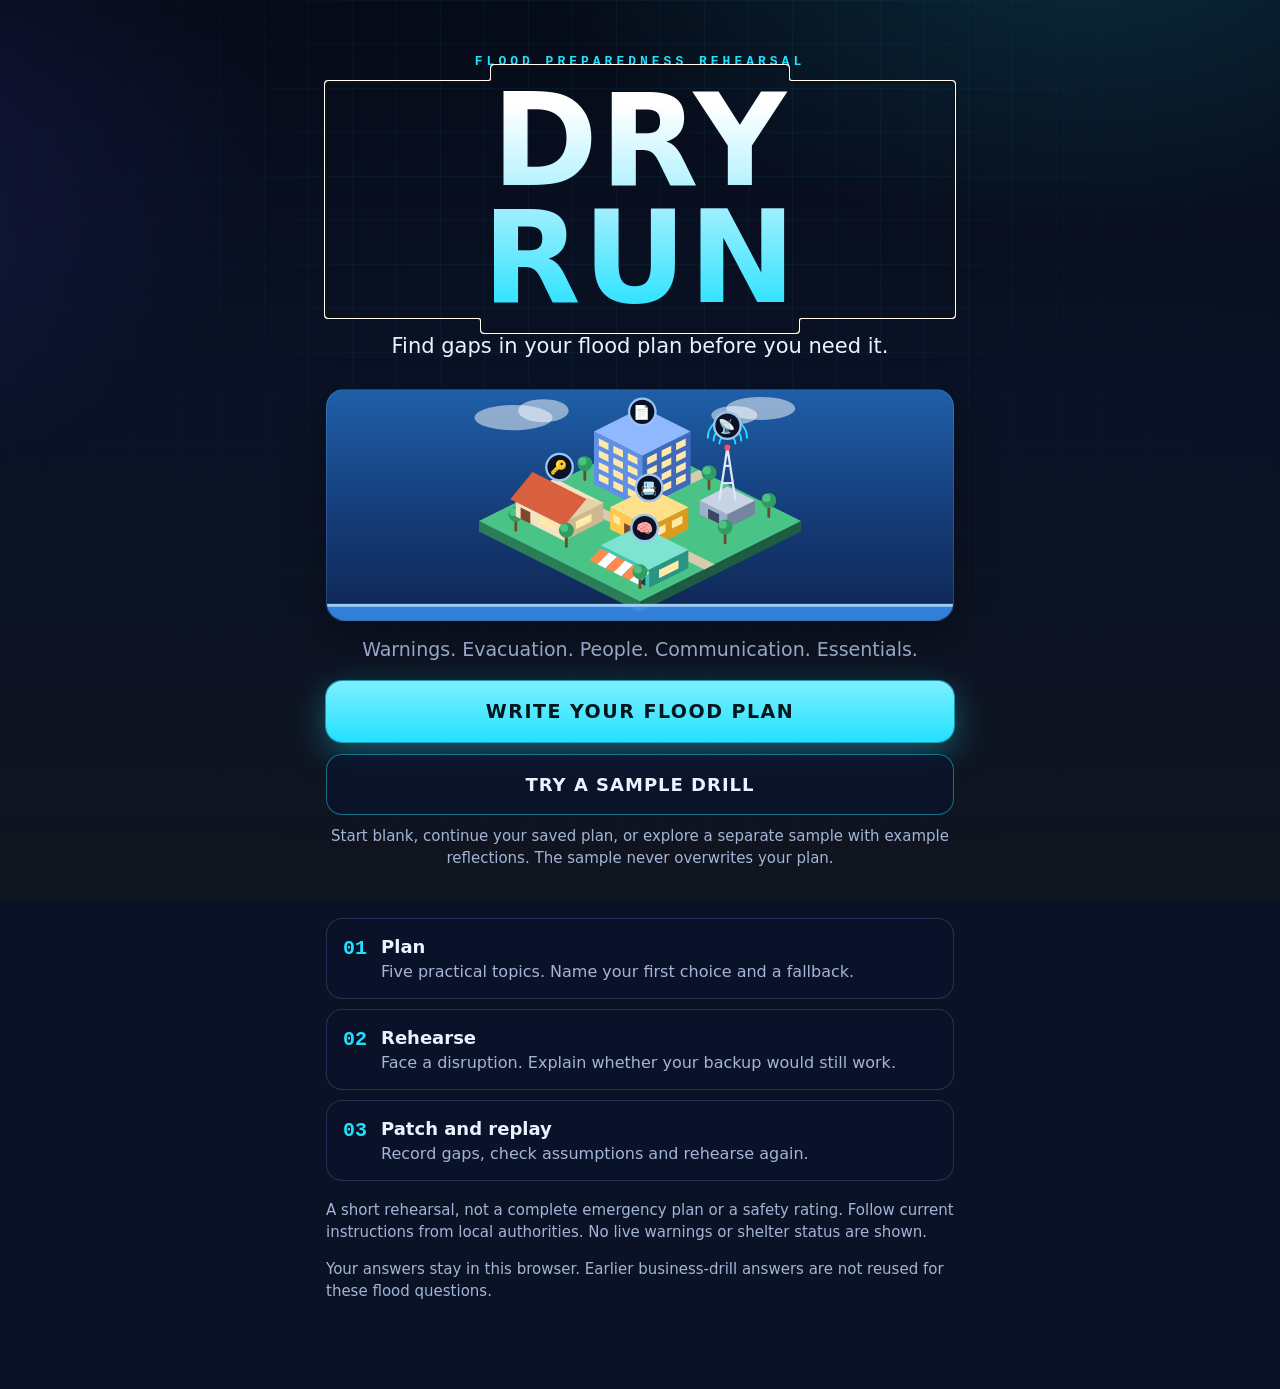
<file: index.html>
<!DOCTYPE html>
<html lang="en">
<head>
<meta charset="utf-8">
<meta name="viewport" content="width=device-width, initial-scale=1">
<title>Dry Run</title>
<meta name="description" content="A short flood-plan rehearsal. Find gaps, check assumptions, and plan your next steps.">
<link rel="stylesheet" href="style.css">
</head>
<body>
<div id="water" aria-hidden="true"><div class="wave"></div></div>
<main id="app"></main>
<script src="scoring.js"></script>
<script src="cards.js"></script>
<script src="town.js"></script>
<script src="app.js"></script>
</body>
</html>
</file>
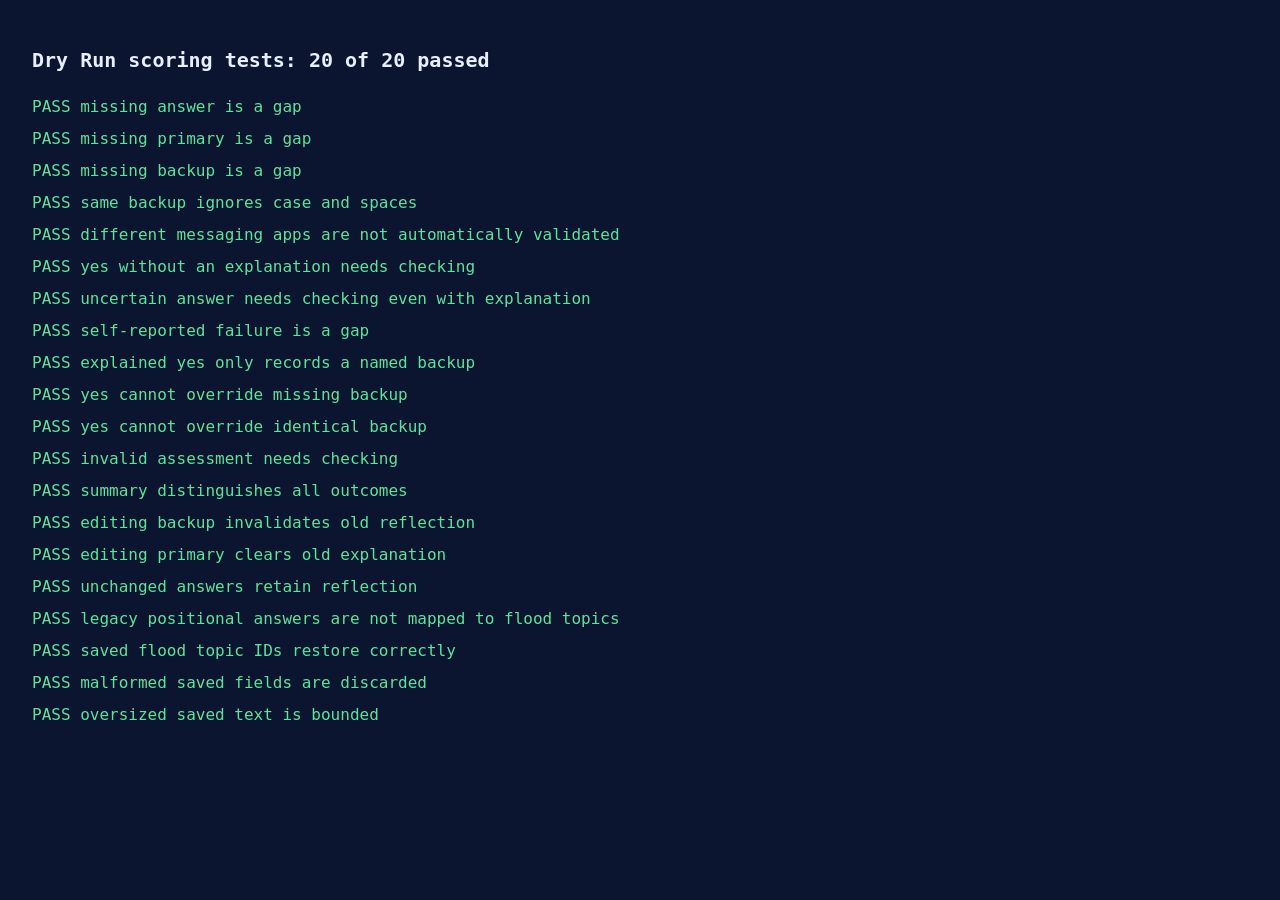
<file: tests.html>
<!DOCTYPE html>
<html lang="en">
<head>
<meta charset="utf-8">
<meta name="viewport" content="width=device-width, initial-scale=1">
<title>Dry Run tests</title>
<style>
  body { font: 16px/1.5 ui-monospace, Consolas, monospace; background: #0b1530; color: #e8eefc; padding: 24px; }
  h1 { font-size: 20px; }
  ul { list-style: none; padding: 0; }
  li { padding: 4px 0; white-space: pre-wrap; }
  .pass { color: #5fe39a; }
  .fail { color: #ff7a7a; font-weight: bold; }
</style>
</head>
<body>
<h1>Dry Run scoring tests: <span id="summary"></span></h1>
<ul id="results"></ul>
<script src="scoring.js"></script>
<script src="tests.js"></script>
</body>
</html>
</file>
<file: style.css>
:root {
  --bg-0: #060b18;
  --bg-1: #0a1226;
  --char: #10151f;
  --ink: #eaf2ff;
  --muted: #a3b5d6;
  --cyan: #22e1ff;
  --amber: #ffb627;
  --red: #ff4d5e;
  --red-ink: #ff8a95;
  --green: #2ee6a0;
  --blue: #2f8cff;
  --glass: rgba(11, 20, 44, .74);
  --line: rgba(120, 190, 255, .2);
  --radius: 20px;
  --mono: ui-monospace, "SF Mono", Menlo, Consolas, "Liberation Mono", monospace;
}
* { box-sizing: border-box; }
html, body { margin: 0; min-height: 100%; }
html { background: var(--bg-1); }
body {
  color: var(--ink);
  font: 18px/1.5 system-ui, -apple-system, "Segoe UI", Roboto, sans-serif;
  -webkit-font-smoothing: antialiased;
}
/* Fixed backdrop: atmospheric glow, then a faint operations-room grid. */
body::before, body::after { content: ""; position: fixed; inset: 0; z-index: 0; pointer-events: none; }
body::before {
  background:
    radial-gradient(900px 520px at 85% -10%, rgba(34, 225, 255, .16), transparent 62%),
    radial-gradient(760px 520px at -15% 18%, rgba(88, 76, 255, .16), transparent 62%),
    linear-gradient(180deg, var(--bg-0), var(--bg-1) 45%, var(--char));
}
body::after {
  background:
    linear-gradient(rgba(34, 225, 255, .05) 1px, transparent 1px) 0 0 / 44px 44px,
    linear-gradient(90deg, rgba(34, 225, 255, .05) 1px, transparent 1px) 0 0 / 44px 44px;
  -webkit-mask-image: radial-gradient(ellipse at 50% 20%, #000 20%, transparent 78%);
  mask-image: radial-gradient(ellipse at 50% 20%, #000 20%, transparent 78%);
}

/* Water rises from the bottom of the whole screen, behind everything. */
#water {
  position: fixed; left: 0; right: 0; bottom: 0;
  height: 0;
  background: linear-gradient(180deg, rgba(36, 118, 240, .62), rgba(12, 48, 150, .82));
  box-shadow: 0 -18px 60px rgba(47, 140, 255, .35);
  transition: height 1.2s cubic-bezier(.2, .8, .2, 1);
  z-index: 0;
}
#water .wave {
  position: absolute; left: 0; right: 0; top: -14px; height: 28px;
  background: radial-gradient(circle at 14px -4px, transparent 14px, rgba(36, 118, 240, .62) 15px) repeat-x;
  background-size: 28px 28px;
  animation: drift 3s linear infinite;
}
#water.empty { box-shadow: none; }
#water.empty .wave { display: none; }
@keyframes drift { to { background-position-x: 28px; } }

main {
  position: relative; z-index: 1;
  max-width: 660px; margin: 0 auto; padding: 18px 16px 72px;
}
main > * { animation: rise .45s cubic-bezier(.2, .8, .2, 1) both; }
main > *:nth-child(2) { animation-delay: .04s; }
main > *:nth-child(3) { animation-delay: .08s; }
main > *:nth-child(4) { animation-delay: .12s; }
main > *:nth-child(n+5) { animation-delay: .16s; }
@keyframes rise { from { opacity: 0; transform: translateY(14px); } }

h1 { font-size: 40px; line-height: 1.05; margin: 18px 0 6px; letter-spacing: -.5px; font-weight: 900; }
h2 { font-size: 22px; margin: 0 0 8px; letter-spacing: .2px; }
p { margin: 0 0 14px; }
.lead { color: var(--muted); font-size: 19px; margin-bottom: 18px; }
.tagline { color: var(--ink); font-size: 21px; margin: 0; }
.muted { color: var(--muted); }
.small { font-size: 15px; }
.center { text-align: center; }
.mono-cap, .eyebrow, label, .status-label, .brand, .node-cap, .gauge-title, .chip, .progress-count {
  font-family: var(--mono); text-transform: uppercase; letter-spacing: 1.4px; font-size: 13px; font-weight: 700;
}
.mono-cap { color: var(--muted); }

/* Status strip at the top of every screen */
.statusbar {
  display: flex; justify-content: space-between; align-items: center; gap: 12px;
  padding: 10px 14px; border-radius: 14px;
  background: var(--glass); border: 1px solid var(--line);
  -webkit-backdrop-filter: blur(10px); backdrop-filter: blur(10px);
}
.brand { color: var(--cyan); letter-spacing: 3px; font-size: 14px; }
button.brand { background: none; border: 0; padding: 6px 4px; border-radius: 8px; min-height: 0; box-shadow: none; }
.status-label { display: inline-flex; align-items: center; gap: 8px; color: var(--muted); }
.blink {
  width: 9px; height: 9px; border-radius: 50%; background: var(--cyan);
  box-shadow: 0 0 10px var(--cyan); animation: blink 1.4s ease-in-out infinite;
}
@keyframes blink { 50% { opacity: .25; } }

/* Glass panels */
.panel {
  background: var(--glass);
  border: 1px solid var(--line);
  border-radius: var(--radius);
  padding: 18px; margin: 14px 0;
  -webkit-backdrop-filter: blur(12px); backdrop-filter: blur(12px);
  box-shadow: 0 14px 40px rgba(0, 0, 0, .35), inset 0 1px 0 rgba(255, 255, 255, .06);
}

/* ---------- Home ---------- */
.hero { text-align: center; padding: 34px 0 8px; }
.eyebrow { color: var(--cyan); letter-spacing: 4px; margin: 0 0 10px; }
.hero-title {
  font-size: clamp(64px, 21vw, 128px); line-height: .92; letter-spacing: 2px; margin: 0 0 14px;
  background: linear-gradient(180deg, #ffffff 10%, #9defff 55%, var(--cyan));
  -webkit-background-clip: text; background-clip: text; color: transparent;
  filter: drop-shadow(0 0 26px rgba(34, 225, 255, .45));
}
.hero-meter { margin: 0 0 20px; min-height: 36px; display: flex; flex-wrap: wrap; gap: 8px 12px; justify-content: center; align-items: center; }
.btn-demo { width: 100%; margin: 12px 0 10px; letter-spacing: 1px; text-transform: uppercase; }
.steps { list-style: none; margin: 26px 0 18px; padding: 0; display: grid; gap: 10px; }
.steps li {
  display: flex; gap: 14px; align-items: flex-start; padding: 14px 16px;
  background: var(--glass); border: 1px solid var(--line); border-radius: 16px;
}
.steps strong, .steps .muted { display: block; }
.steps .muted { font-size: 16px; }
.step-no { font-family: var(--mono); font-weight: 800; color: var(--cyan); font-size: 20px; padding-top: 1px; }

/* ---------- Town ---------- */
.town {
  position: relative; overflow: hidden; border-radius: 18px; margin: 14px 0;
  border: 1px solid var(--line);
  background: linear-gradient(180deg, #1f5fa8, #153c78 55%, #0e2552);
  box-shadow: 0 14px 40px rgba(0, 0, 0, .35);
}
.town svg { display: block; width: 100%; height: 200px; position: relative; }
.town-hero { margin: 26px 0 14px; }
.town-hero svg { height: 230px; }
.town-drill { margin: 12px 0 0; }
.town-drill svg { height: 168px; }
/* Storm: the sky darkens and rain falls. */
.town::before {
  content: ""; position: absolute; inset: 0; background: linear-gradient(180deg, #050912, #0a1226);
  opacity: 0; transition: opacity 1s;
}
.town.storm::before { opacity: .72; }
.town.storm::after {
  content: ""; position: absolute; inset: -30px; pointer-events: none;
  background: linear-gradient(104deg, transparent 46%, rgba(190, 222, 255, .55) 50%, transparent 54%) 0 0 / 13px 34px;
  animation: rain .45s linear infinite;
}
@keyframes rain { to { background-position: -8px 34px; } }
.clouds ellipse { fill: rgba(255, 255, 255, .5); transition: fill 1s; }
.clouds { animation: clouds 14s ease-in-out infinite alternate; }
@keyframes clouds { to { transform: translateX(16px); } }
.storm .clouds ellipse { fill: rgba(120, 135, 165, .75); }
.town-water { transition: transform 1.3s cubic-bezier(.2, .8, .2, 1); }
.bld .body { transition: transform .9s cubic-bezier(.2, .8, .2, 1); }
.bld polygon, .bld .mast { transition: fill .5s, stroke .5s; }
.bld.s-breaks .body { transform: translateY(5px); }
.bld.s-breaks .f-top { fill: #c2414f; }
.bld.s-breaks .f-left { fill: #9a2c3a; }
.bld.s-breaks .f-right { fill: #6f1d29; }
.bld.s-breaks .win, .bld.s-breaks .awn { fill: #2a0b10; }
.bld.s-breaks .mast { stroke: #9a2c3a; }
.bld.s-breaks .signal { display: none; }
.signal { animation: signal 1.8s ease-out infinite; }
.sig1 { animation-delay: .25s; }
.sig2 { animation-delay: .5s; }
@keyframes signal { 0%, 100% { opacity: .15; } 40% { opacity: 1; } }
.badge-ring { fill: #0a1226; stroke: #9fc3ee; stroke-width: 2; transition: stroke .4s; }
.badge-emoji { font-size: 12px; }
.mark-dot { fill: none; }
.mark { font: 900 8.5px system-ui, sans-serif; fill: #06101f; }
.s-holds .badge-ring { stroke: var(--green); }
.s-holds .mark-dot { fill: var(--green); }
.s-breaks .badge-ring { stroke: var(--red); }
.s-breaks .mark-dot { fill: var(--red); }
.s-holds .mark, .s-breaks .mark { transform: translateY(2.8px); }
.ring-pulse { fill: none; stroke: var(--amber); stroke-width: 2.5; opacity: 0; transform-box: fill-box; transform-origin: center; }
.bld.active .ring-pulse { animation: target 1.1s ease-out infinite; }
@keyframes target { from { opacity: 1; transform: scale(.55); } to { opacity: 0; transform: scale(1.25); } }
.bld.active .badge-ring { stroke: var(--amber); stroke-width: 3; }
.bld.active .badge { animation: bob .7s ease-in-out infinite alternate; }
@keyframes bob { to { transform: translateY(-4px); } }
.bld.pick { cursor: pointer; }
.bld.pick .badge { animation: bob .7s ease-in-out infinite alternate; }

/* ---------- Plan checklist ---------- */
.progress {
  position: sticky; top: 8px; z-index: 5;
  display: flex; align-items: center; gap: 14px; flex-wrap: wrap;
  padding: 12px 14px; border-radius: 14px;
  background: rgba(10, 18, 38, .88); border: 1px solid var(--line);
  -webkit-backdrop-filter: blur(12px); backdrop-filter: blur(12px);
}
.progress-pips { display: inline-flex; gap: 6px; }
.pip { width: 26px; height: 8px; border-radius: 4px; background: rgba(160, 200, 255, .18); transition: background .25s, box-shadow .25s; }
.pip.one { background: var(--cyan); box-shadow: 0 0 8px rgba(34, 225, 255, .7); }
.pip.two { background: var(--green); box-shadow: 0 0 8px rgba(46, 230, 160, .7); }
.pip.now { background: var(--amber); box-shadow: 0 0 8px rgba(255, 182, 39, .8); }
.progress-count { color: var(--muted); letter-spacing: .6px; text-transform: none; font-size: 14px; }

.q-card { position: relative; transition: border-color .25s, box-shadow .25s; }
.q-card.has-primary { border-color: rgba(34, 225, 255, .45); }
.q-card.has-backup { border-color: rgba(46, 230, 160, .5); }
.q-head { display: flex; gap: 12px; align-items: center; font-weight: 800; font-size: 19px; line-height: 1.3; }
.q-no {
  font-family: var(--mono); font-size: 15px; font-weight: 800; color: var(--cyan);
  padding: 4px 8px; border-radius: 8px; border: 1px solid rgba(34, 225, 255, .45);
}
.q-emoji { font-size: 26px; }
.q-text { flex: 1; }
.q-status { display: flex; gap: 8px; align-items: center; margin: 10px 0 2px; }
.chip {
  display: inline-block; padding: 3px 10px; border-radius: 999px; font-size: 12px; letter-spacing: 1px;
  color: var(--muted); border: 1px solid rgba(160, 200, 255, .3);
}
.chip.one { color: var(--cyan); border-color: rgba(34, 225, 255, .6); }
.chip.two { color: var(--green); border-color: rgba(46, 230, 160, .6); }
.chip.edit { color: var(--amber); border-color: var(--amber); }
.q-card.edited { border-color: var(--amber); box-shadow: 0 0 0 1px var(--amber), 0 0 26px rgba(255, 182, 39, .25); }
.badge {
  display: inline-block; padding: 3px 10px; border-radius: 999px;
  font-family: var(--mono); font-size: 12px; font-weight: 800; letter-spacing: 1px;
  background: var(--red); color: #2b0508;
}
.panel.broke { border-color: var(--red); box-shadow: 0 0 0 1px var(--red), 0 0 26px rgba(255, 77, 94, .3); }

.field { margin-top: 12px; padding-left: 12px; border-left: 3px solid var(--cyan); }
.field.backup { border-left: 3px dashed var(--green); }
label { display: block; color: var(--cyan); margin: 0 0 6px; }
.field.backup label { color: var(--green); }
input[type=text] {
  width: 100%; padding: 14px; font: inherit; color: var(--ink);
  background: rgba(4, 10, 24, .6); border: 1.5px solid rgba(160, 200, 255, .28); border-radius: 12px;
  transition: border-color .15s, box-shadow .15s;
}
input[type=text]::placeholder { color: #8296bd; }
input[type=text]:focus { outline: none; border-color: var(--cyan); box-shadow: 0 0 0 3px rgba(34, 225, 255, .25); }
.field.backup input:focus { border-color: var(--green); box-shadow: 0 0 0 3px rgba(46, 230, 160, .25); }
.error { color: var(--red-ink); font-weight: 700; min-height: 1.5em; margin: 8px 0; }

/* ---------- Buttons ---------- */
button {
  font: inherit; font-weight: 800; border: 0; cursor: pointer;
  border-radius: 16px; padding: 16px 22px; min-height: 56px; color: var(--ink);
  transition: transform .12s ease, filter .12s ease, box-shadow .2s ease;
}
button:hover { filter: brightness(1.12); }
button:active { transform: scale(.97); }
button:focus-visible { outline: 3px solid #fff; outline-offset: 3px; }
.btn-primary {
  width: 100%; font-size: 19px; letter-spacing: 1.5px; text-transform: uppercase; color: #02161c;
  background: linear-gradient(180deg, #7df0ff, var(--cyan));
  box-shadow: 0 0 0 1px rgba(34, 225, 255, .6), 0 10px 34px rgba(34, 225, 255, .35);
}
.btn-hero { font-size: 21px; padding: 20px 22px; animation: glow 2.4s ease-in-out infinite; }
@keyframes glow { 50% { box-shadow: 0 0 0 1px rgba(34, 225, 255, .8), 0 10px 54px rgba(34, 225, 255, .65); } }
.btn-ghost { background: var(--glass); color: var(--ink); border: 1.5px solid rgba(34, 225, 255, .45); }
.btn-holds, .btn-breaks { display: flex; flex-direction: column; align-items: center; gap: 2px; padding: 14px 12px; }
.btn-holds { background: rgba(46, 230, 160, .12); color: var(--green); border: 2px solid var(--green); box-shadow: 0 0 22px rgba(46, 230, 160, .22); }
.btn-breaks { background: rgba(255, 77, 94, .12); color: var(--red-ink); border: 2px solid var(--red); box-shadow: 0 0 22px rgba(255, 77, 94, .22); }
.bet-main { font-size: 24px; font-weight: 900; letter-spacing: 3px; }
.bet-sub { font-size: 14px; font-weight: 600; color: var(--ink); opacity: .85; }
.row { display: flex; gap: 12px; flex-wrap: wrap; }
.row > button { flex: 1 1 140px; }

/* ---------- Meter ---------- */
.meter {
  display: inline-flex; align-items: center; gap: 8px;
  padding: 6px 14px; border-radius: 999px; font-weight: 800; font-size: 15px;
  background: rgba(10, 18, 38, .85); border: 1px solid var(--line);
}
.meter.green { border-color: rgba(46, 230, 160, .6); }
.meter.yellow { border-color: rgba(255, 182, 39, .7); }
.meter.red { border-color: rgba(255, 77, 94, .8); }
.dot { width: 11px; height: 11px; border-radius: 50%; }
.green .dot { background: var(--green); box-shadow: 0 0 10px var(--green); }
.yellow .dot { background: var(--amber); box-shadow: 0 0 10px var(--amber); }
.red .dot { background: var(--red); box-shadow: 0 0 10px var(--red); }
.cells { display: flex; gap: 6px; flex: 1; }
.cell {
  flex: 1; height: 14px; border-radius: 5px;
  background: rgba(160, 200, 255, .14); border: 1px solid rgba(160, 200, 255, .22);
  transition: background .5s, box-shadow .5s;
}
.cell.on { background: linear-gradient(180deg, #6db4ff, var(--blue)); border-color: #8cc4ff; box-shadow: 0 0 12px rgba(47, 140, 255, .8); }
.topbar { display: flex; justify-content: space-between; align-items: center; gap: 10px; flex-wrap: wrap; margin-top: 16px; }
.event-count { display: flex; flex-direction: column; gap: 6px; font-size: 19px; }
.event-count .pip { width: 18px; height: 6px; }
.meter-row { display: flex; align-items: center; gap: 12px; margin-top: 12px; }
.bar-slot { flex: 1; display: flex; }

/* ---------- Event card ---------- */
.card { perspective: 1200px; margin: 16px 0 18px; animation: alert-in .55s cubic-bezier(.2, .9, .25, 1.15) both; }
@keyframes alert-in {
  from { opacity: 0; transform: translateY(-26px) scale(.94); }
  60% { opacity: 1; }
}
.card-inner {
  display: grid; transform-style: preserve-3d;
  transition: transform .7s cubic-bezier(.2, .8, .2, 1);
}
.card.flipped .card-inner { transform: rotateY(180deg); }
.face {
  grid-area: 1 / 1; backface-visibility: hidden; -webkit-backface-visibility: hidden;
  border-radius: 24px; padding: 56px 20px 22px; min-height: 330px; position: relative; overflow: hidden;
  display: flex; flex-direction: column; justify-content: center; align-items: center; text-align: center;
  box-shadow: 0 22px 60px rgba(0, 0, 0, .55);
}
.front {
  background: linear-gradient(165deg, #1a2550, #0d1630 60%, #1c1408);
  border: 1.5px solid var(--amber);
  box-shadow: 0 22px 60px rgba(0, 0, 0, .55), 0 0 34px rgba(255, 182, 39, .28);
  animation: alarm 1.6s ease-in-out infinite;
}
@keyframes alarm { 50% { box-shadow: 0 22px 60px rgba(0, 0, 0, .55), 0 0 54px rgba(255, 182, 39, .5); } }
.back { transform: rotateY(180deg); }
.back.holds {
  background: linear-gradient(165deg, #06301f, #0a1c22 55%, #052a1b);
  border: 1.5px solid var(--green);
  box-shadow: 0 22px 60px rgba(0, 0, 0, .55), 0 0 44px rgba(46, 230, 160, .4);
}
.back.breaks {
  background: linear-gradient(165deg, #3d0712, #1c0d18 55%, #3a0610);
  border: 1.5px solid var(--red);
  box-shadow: 0 22px 60px rgba(0, 0, 0, .55), 0 0 44px rgba(255, 77, 94, .45);
}
.alert-strip {
  position: absolute; top: 0; left: 0; right: 0; padding: 10px 14px;
  display: flex; justify-content: center; align-items: center; gap: 10px;
  font-family: var(--mono); font-size: 13px; font-weight: 800; letter-spacing: 3px; text-transform: uppercase;
  color: #1a1000;
  background: repeating-linear-gradient(-45deg, var(--amber) 0 14px, #e39a0b 14px 28px);
}
.alert-strip .blink { background: #1a1000; box-shadow: none; animation-duration: .8s; }
.back.holds .alert-strip { background: var(--green); color: #02200f; }
.back.breaks .alert-strip { background: var(--red); color: #24040a; }
.card-emoji { font-size: 52px; line-height: 1; }
.card-topic { font-family: var(--mono); font-size: 13px; font-weight: 800; letter-spacing: 2px; text-transform: uppercase; color: var(--amber); margin-top: 10px; }
.card-text { font-size: 27px; font-weight: 800; line-height: 1.25; margin: 14px 0 0; overflow-wrap: anywhere; }
.verdict { font-size: 54px; font-weight: 900; letter-spacing: 5px; line-height: 1.1; margin-top: 4px; }
.back.holds .verdict { color: var(--green); text-shadow: 0 0 28px rgba(46, 230, 160, .6); }
.back.breaks .verdict { color: var(--red-ink); text-shadow: 0 0 28px rgba(255, 77, 94, .7); }
.why { font-size: 18px; font-weight: 700; margin-top: 12px; overflow-wrap: anywhere; }
.call { margin-top: 12px; font-size: 16px; font-weight: 800; padding: 6px 14px; border-radius: 999px; background: rgba(255, 255, 255, .1); }

/* Primary knocked out, backup takes over (or does not). */
.relay { display: flex; align-items: stretch; width: 100%; margin-top: 14px; }
.node {
  flex: 1 1 0; min-width: 0; padding: 10px 8px; border-radius: 12px;
  display: flex; flex-direction: column; gap: 4px; justify-content: center;
  background: rgba(0, 0, 0, .3); border: 1.5px solid rgba(160, 200, 255, .3);
}
.node-cap { font-size: 11px; color: var(--muted); }
.node-name { font-weight: 800; font-size: 16px; line-height: 1.25; overflow-wrap: anywhere; }
.node.down { border-color: var(--red); }
.node.down .node-name { text-decoration: line-through; text-decoration-color: var(--red); color: var(--muted); }
.node.none { border-style: dashed; border-color: var(--red); }
.node.none .node-name { color: var(--red-ink); }
.node.up { border-color: var(--green); }
.node.up .node-name { color: var(--green); }
.link { flex: 0 0 34px; align-self: center; height: 4px; border-radius: 2px; background: rgba(160, 200, 255, .2); position: relative; overflow: hidden; }
.link::after { content: ""; position: absolute; inset: 0; transform: scaleX(0); transform-origin: left; }
.relay.holds .link::after { background: var(--green); box-shadow: 0 0 10px var(--green); }
.relay.breaks .link::after { background: var(--red); }
.card.flipped .link::after { animation: power .5s ease-out .65s forwards; }
@keyframes power { to { transform: scaleX(1); } }
.card.is-holds .node.up { animation: activate .9s ease-out 1.05s both; }
@keyframes activate {
  0% { box-shadow: 0 0 0 0 rgba(46, 230, 160, .9); }
  100% { box-shadow: 0 0 0 16px rgba(46, 230, 160, 0); }
}
.card.is-breaks { animation: shake .45s ease-in-out .55s both; }
@keyframes shake {
  20% { transform: translateX(-9px) rotate(-1deg); }
  40% { transform: translateX(8px) rotate(1deg); }
  60% { transform: translateX(-6px); }
  80% { transform: translateX(4px); }
}
.actions { min-height: 120px; }

/* ---------- Results dashboard ---------- */
.tiles { display: grid; grid-template-columns: 1fr 1fr; gap: 12px; margin: 14px 0; }
.tiles .panel { margin: 0; }
.tile.wide { grid-column: 1 / -1; }
.tile-num { font-size: 56px; font-weight: 900; line-height: 1.05; margin: 6px 0 2px; color: var(--cyan); text-shadow: 0 0 24px rgba(34, 225, 255, .45); }
.tile.bad .tile-num { color: var(--red-ink); text-shadow: 0 0 24px rgba(255, 77, 94, .5); }
.tile.good .tile-num { color: var(--green); text-shadow: 0 0 24px rgba(46, 230, 160, .5); }
.tile-cap { margin: 0; font-size: 16px; }
.tile-head { display: flex; justify-content: space-between; align-items: center; gap: 10px; flex-wrap: wrap; margin-bottom: 12px; }
.tile.wide .cells { margin-bottom: 10px; }
.tile.wide .town { margin: 0 0 12px; }
.tile.wide .cell { height: 18px; }

.warn { background: rgba(255, 182, 39, .1); border: 1.5px solid var(--amber); box-shadow: 0 0 30px rgba(255, 182, 39, .18); }
.warn strong { color: var(--amber); }
.list { list-style: none; margin: 8px 0 0; padding: 0; display: grid; gap: 8px; }
.list li {
  padding: 12px 12px 12px 14px; border-radius: 12px; overflow-wrap: anywhere;
  background: rgba(0, 0, 0, .25); border-left: 4px solid var(--line);
}
.list li.breaks { border-left-color: var(--red); }
.list li.holds { border-left-color: var(--green); }
.tag { font-family: var(--mono); font-weight: 800; font-size: 12px; letter-spacing: 1px; padding: 3px 9px; border-radius: 999px; margin-right: 8px; }
.tag.breaks { background: var(--red); color: #24040a; }
.tag.holds { background: var(--green); color: #02200f; }

/* Official sources: plain outbound links. */
.sources { margin-top: 22px; }
.sources li { border-left-color: var(--cyan); display: flex; flex-direction: column; gap: 2px; }
.sources a { color: var(--cyan); font-weight: 800; font-size: 19px; padding: 6px 0; text-underline-offset: 4px; }
.sources a:focus-visible { outline: 3px solid #fff; outline-offset: 3px; border-radius: 6px; }
.src-by { font-family: var(--mono); font-size: 12px; letter-spacing: .6px; text-transform: uppercase; color: var(--muted); }

/* Before and after: the centrepiece after a replay. */
.compare-panel { border-color: rgba(34, 225, 255, .6); box-shadow: 0 0 44px rgba(34, 225, 255, .22), 0 14px 40px rgba(0, 0, 0, .35); padding: 22px 16px; }
.compare-panel h2 { text-align: center; font-size: 26px; }
.compare { display: flex; flex-direction: column; gap: 6px; align-items: stretch; margin-top: 14px; }
.gauge { text-align: center; font-weight: 800; }
.gauge .town { margin: 0 0 8px; }
.gauge .town svg { height: 176px; }
.gauge-title { color: var(--muted); margin-bottom: 8px; }
.gauge-num { font-size: 22px; font-weight: 900; }
.gauge-label { font-size: 14px; font-weight: 700; }
.gauge.green .gauge-label { color: var(--green); }
.gauge.yellow .gauge-label { color: var(--amber); }
.gauge.red .gauge-label { color: var(--red-ink); }
.gauge.green .town { border-color: var(--green); box-shadow: 0 0 22px rgba(46, 230, 160, .35); }
.gauge-num, .gauge-label { display: inline-block; margin: 0 5px; }
.arrow { font-size: 30px; line-height: 1; color: var(--cyan); text-align: center; }
.compare-verdict { text-align: center; font-weight: 900; font-size: 22px; margin: 16px 0 0; }
.better .compare-verdict { color: var(--green); }
.worse .compare-verdict { color: var(--red-ink); }

@media (max-width: 380px) {
  .tile-num { font-size: 46px; }
  .card-text { font-size: 24px; }
  .verdict { font-size: 46px; }
}

@media (prefers-reduced-motion: reduce) {
  *, *::before, *::after {
    animation-duration: .001ms !important; animation-delay: 0s !important; animation-iteration-count: 1 !important;
    transition-duration: .001ms !important; transition-delay: 0s !important;
  }
}

/* Paper copy: hidden on screen, the only thing shown when printing. */
#sheet { display: none; }
@media print {
  body { background: #fff; color: #000; font-size: 14pt; }
  html { background: #fff; }
  body::before, body::after { display: none; }
  #water, main > *:not(#sheet) { display: none !important; }
  main { max-width: none; padding: 0; }
  #sheet { display: block; animation: none; }
  #sheet h1 { font-size: 26pt; margin: 0 0 6pt; letter-spacing: 0; }
  #sheet table { width: 100%; border-collapse: collapse; margin-top: 14pt; }
  #sheet th, #sheet td { border: 1.5pt solid #000; padding: 10pt; text-align: left; vertical-align: top; overflow-wrap: anywhere; }
  #sheet thead th { background: #eee; -webkit-print-color-adjust: exact; print-color-adjust: exact; }
  #sheet tbody th { width: 38%; font-weight: 700; }
  #sheet .gap { font-style: italic; }
  #sheet .sheet-note { margin-top: 14pt; }
  #sheet h2 { font-size: 14pt; margin: 16pt 0 4pt; }
  #sheet ul { margin: 0 0 8pt; padding-left: 16pt; font-size: 11pt; }
  #sheet li { overflow-wrap: anywhere; }
}

/* Plan workspace: compare all five dependencies across a desktop screen. */
main.plan-screen { max-width: 1600px; }
.plan-screen > .lead { max-width: 760px; }
.plan-grid { display: grid; grid-template-columns: minmax(0, 1fr); gap: 16px; margin: 20px 0 0; }
.plan-grid .q-card { min-width: 0; margin: 0; display: flex; flex-direction: column; }
.plan-grid .q-head { align-items: flex-start; flex-wrap: wrap; gap: 8px; }
.plan-grid .q-text { flex-basis: 100%; margin-top: 4px; }
.plan-grid .q-status { margin-top: auto; padding-top: 16px; flex-wrap: wrap; }
.plan-grid .chip { letter-spacing: .5px; }
.plan-grid input { min-width: 0; }
.plan-screen > .btn-primary, .plan-screen > .row { max-width: 620px; margin-left: auto; margin-right: auto; }
.plan-screen > .btn-primary { display: block; }
.plan-screen > .error { text-align: center; }
@media (min-width: 640px) {
  main.plan-screen { padding: 24px 24px 72px; }
  .plan-grid { grid-template-columns: repeat(2, minmax(0, 1fr)); }
}
@media (min-width: 960px) {
  .plan-grid { grid-template-columns: repeat(3, minmax(0, 1fr)); }
}
@media (min-width: 1280px) {
  .plan-grid { grid-template-columns: repeat(5, minmax(0, 1fr)); }
  .plan-grid .q-card { padding: 16px; }
  .plan-grid .q-head { font-size: 18px; }
  .plan-grid input { padding: 12px 10px; font-size: 16px; }
}

/* Flood rehearsal: clear writing space and neutral, self-reported outcomes. */
textarea { width: 100%; min-width: 0; resize: vertical; padding: 12px; font: inherit; font-size: 16px; line-height: 1.5; color: var(--ink); background: #080f20; border: 1px solid #647594; border-radius: 12px; }
textarea::placeholder { color: #9aacc9; }
textarea:focus-visible { outline: 3px solid var(--cyan); outline-offset: 2px; }
.question-help { margin: 14px 0 0; line-height: 1.5; }
.plan-grid .field.primary { margin-top: auto; padding-top: 12px; }
.plan-grid .field.backup { margin-top: 14px; }
.plan-grid .q-card { box-shadow: none; }
.reflection-choices { margin: 20px 0; padding: 16px; border: 1px solid var(--line); border-radius: 16px; }
.reflection-choices legend { font-weight: 700; padding: 0 6px; }
.choice { display: flex; align-items: center; gap: 12px; min-height: 48px; padding: 10px; font: inherit; font-size: 17px; letter-spacing: 0; text-transform: none; color: var(--ink); cursor: pointer; }
.choice input { width: 20px; height: 20px; accent-color: var(--cyan); flex-shrink: 0; }
.choice:focus-within { outline: 2px solid var(--cyan); border-radius: 8px; }
.scenario { border-color: var(--amber); box-shadow: none; }
.scenario h2 { font-size: 28px; line-height: 1.25; }
.outcome { overflow-wrap: anywhere; box-shadow: none; }
.outcome.gap { border-left: 4px solid var(--red-ink); }
.outcome.check { border-left: 4px solid var(--amber); }
.outcome.backup { border-left: 4px solid var(--cyan); }
.outcome .chip { margin-bottom: 12px; }
.review-counts { display: grid; grid-template-columns: repeat(3,minmax(0,1fr)); gap: 12px; }
.review-counts .panel { padding: 14px; }
.review-counts .tile-num { font-size: 40px; text-shadow: none; }
.review-counts p { font-size: 15px; margin: 8px 0 0; }
.hero-title { filter: none; }
@media (max-width: 380px) { .review-counts { gap: 6px; } .review-counts .panel { padding: 9px; } }
@media print { #sheet { font-size: 11pt; } #sheet th, #sheet td { padding: 6pt; } #sheet ul { font-size: 9pt; } }

/* Review all five topics together instead of scrolling through a narrow report. */
main.results-screen { max-width: 1600px; }
.results-screen > .lead { max-width: 800px; }
.results-screen > .review-counts { max-width: 760px; }
.results-grid { display: grid; grid-template-columns: minmax(0,1fr); gap: 16px; margin: 20px 0 24px; }
.results-grid > .panel { min-width: 0; margin: 0; display: flex; flex-direction: column; align-items: flex-start; padding: 18px; }
.results-grid h2 { font-size: 21px; }
.results-grid p { font-size: 16px; }
.results-grid .chip { font-size: 11px; }
.results-grid button { margin-top: auto; width: 100%; padding: 12px; font-size: 16px; }
/* Independent water columns illustrate each topic's recorded outcome. */
.results-grid .topic-water { position: relative; isolation: isolate; overflow: hidden; min-height: 440px; background: #0b1428; }
.topic-water.gap { --topic-level: 76%; }
.topic-water.check { --topic-level: 44%; }
.topic-water.backup { --topic-level: 12%; }
.topic-water-fill { position: absolute; z-index: -1; pointer-events: none; inset: auto 0 0; height: var(--topic-level); background: linear-gradient(180deg,#155575 0%,#10334f 100%); animation: topic-rise 1.2s ease-out both; }
.topic-wave { position: absolute; inset: -30px 0 auto; height: 40px; }
.topic-wave::before, .topic-wave::after { content: ''; position: absolute; inset: 0 -240px; background-repeat: repeat-x; background-size: 240px 40px; animation: topic-drift 7s linear infinite; }
.topic-wave::before { top: -5px; opacity: .45; background-image: url("data:image/svg+xml,%3Csvg xmlns='http://www.w3.org/2000/svg' width='240' height='40' viewBox='0 0 240 40'%3E%3Cpath fill='%2346cfe5' d='M0 16C40 0 80 0 120 16S200 32 240 16V40H0Z'/%3E%3C/svg%3E"); animation-duration: 11s; animation-direction: reverse; }
.topic-wave::after { background-image: url("data:image/svg+xml,%3Csvg xmlns='http://www.w3.org/2000/svg' width='240' height='40' viewBox='0 0 240 40'%3E%3Cpath fill='%23155575' d='M0 16C40 0 80 0 120 16S200 32 240 16V40H0Z'/%3E%3C/svg%3E"); }
.topic-water .chip { background: #0b1428; }
.topic-water p { color: #e9f1ff; }
.topic-water button { background: #0b1428; }
@keyframes topic-rise { from { transform: translateY(100%); } to { transform: translateY(0); } }
@keyframes topic-drift { to { transform: translateX(240px); } }
@media (prefers-reduced-motion: reduce) { .topic-water-fill, .topic-wave::before, .topic-wave::after { animation: none; } }
.results-screen > .btn-primary, .results-screen > .btn-demo { display: block; max-width: 620px; margin-left: auto; margin-right: auto; }
@media (min-width: 640px) {
  main.results-screen { padding: 24px 24px 72px; }
  .results-grid, .results-screen .sources .list { grid-template-columns: repeat(2,minmax(0,1fr)); }
}
@media (min-width: 960px) { .results-grid { grid-template-columns: repeat(3,minmax(0,1fr)); } }
@media (min-width: 1280px) { .results-grid { grid-template-columns: repeat(5,minmax(0,1fr)); } }

/* One shared workspace for the five rehearsal scenarios. */
main.drill-screen { max-width: 1600px; }
.drill-screen > .lead { max-width: 900px; }
.plan-actions { display: flex; gap: 12px; flex-wrap: wrap; align-items: stretch; margin: 22px 0; }
.plan-actions > button { flex: 1 1 210px; width: auto; }
.plan-actions > .btn-primary { flex-grow: 2; }
.rehearsal-grid { display: grid; grid-template-columns: minmax(0,1fr); gap: 16px; margin-top: 18px; }
.rehearsal-card { margin: 0; min-width: 0; display: flex; flex-direction: column; padding: 16px; box-shadow: none; overflow-wrap: anywhere; }
.rehearsal-card h2 { font-size: 18px; margin-bottom: 16px; }
.rehearsal-card h3 { font-size: 18px; line-height: 1.35; margin: 8px 0 12px; }
.scenario-summary { border-top: 2px solid var(--amber); padding-top: 8px; min-height: 112px; }
.rehearsal-card .reflection-choices { margin: auto 0 16px; padding: 10px 0; border: 0; }
.rehearsal-card legend { font-size: 16px; padding: 0; }
.rehearsal-card .choice { font-size: 14px; min-height: 44px; padding: 6px; gap: 8px; border-radius: 8px; }
.rehearsal-card .choice:has(input:checked) { background: #123146; }
.scenario-guidance { margin: 0; font-size: 14px; }
.scenario-guidance summary { cursor: pointer; color: var(--cyan); min-height: 44px; padding: 10px 0; }
.scenario-guidance p { margin: 8px 0; }
.rehearsal-card textarea { min-height: 92px; font-size: 14px; }
.rehearsal-card textarea { overflow-y: hidden; field-sizing: content; }
.reassess-note, .result-change { padding: 10px; border-radius: 8px; background: #102e40; font-size: 14px; }
.reassess-note { border-left: 3px solid var(--amber); }
.demo-shortcut { width: auto; padding: 10px 16px; font-size: 15px; }
.rehearsal-card:focus { outline: 3px solid var(--cyan); outline-offset: 3px; }
.rehearsal-card > label { font-size: 11px; }
.rehearsal-card { background: #0b1428; }
.rehearsal-grid { align-items: start; }
.drill-screen > h1 { font-size: clamp(28px,3vw,40px); margin-bottom: 8px; }
.drill-screen > .lead { font-size: 18px; margin-bottom: 8px; }
.drill-screen > .progress { padding: 12px 16px; margin: 16px 0; font-size: 15px; }
.drill-screen > .statusbar { margin-bottom: 20px; }
.water-note { background: #0b1428; border-radius: 10px; padding: 12px 16px; }
@media (min-width: 640px) {
 main.drill-screen { padding: 24px 24px 72px; }
 .rehearsal-grid { grid-template-columns: repeat(2,minmax(0,1fr)); }
}
@media (min-width: 960px) { .rehearsal-grid { grid-template-columns: repeat(3,minmax(0,1fr)); } }
@media (min-width: 1280px) { .rehearsal-grid { grid-template-columns: repeat(5,minmax(0,1fr)); } }
</file>
